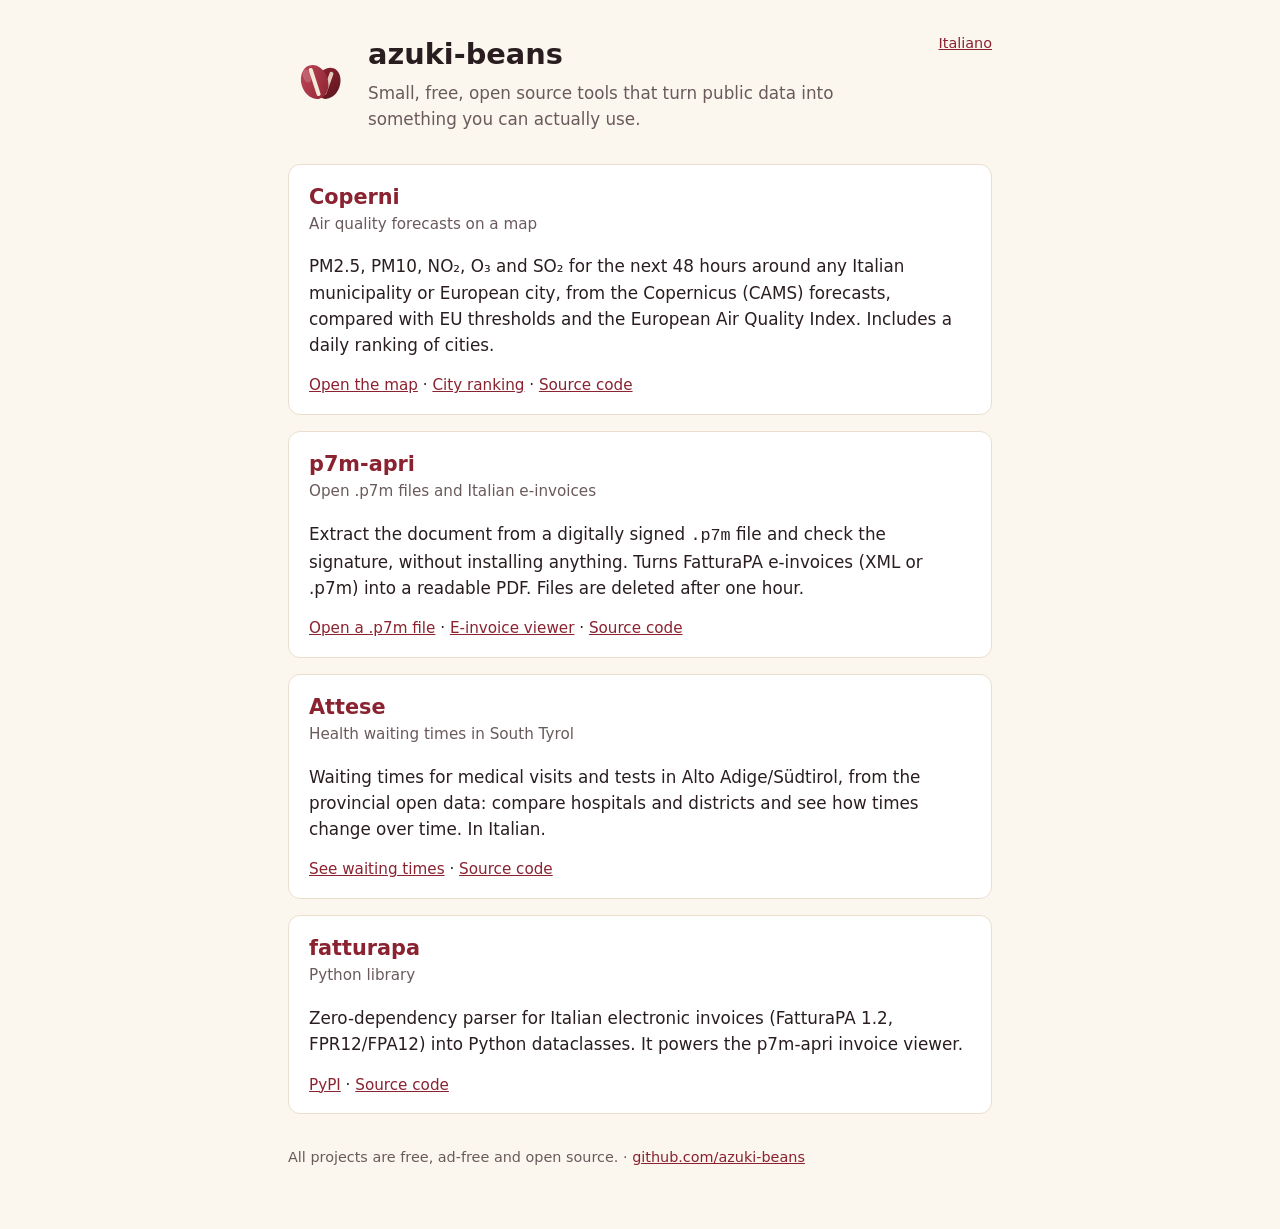
<file: index.html>
<!doctype html>
<html lang="en">
<head>
<meta charset="utf-8">
<meta name="viewport" content="width=device-width, initial-scale=1">
<title>azuki-beans — small open source tools for public data</title>
<meta name="description" content="azuki-beans makes small, free, open source web tools that turn public data into something useful: air quality forecasts across Europe, .p7m signed files and Italian e-invoices, waiting times in South Tyrol.">
<link rel="canonical" href="https://azukibeans.dev/">
<link rel="alternate" hreflang="en" href="https://azukibeans.dev/">
<link rel="alternate" hreflang="it" href="https://azukibeans.dev/it/">
<link rel="alternate" hreflang="x-default" href="https://azukibeans.dev/">
<link rel="icon" href="/favicon.svg" type="image/svg+xml">
<meta property="og:type" content="website">
<meta property="og:title" content="azuki-beans — small open source tools for public data">
<meta property="og:description" content="Free, open source web tools: air quality forecasts, .p7m files and e-invoices, health waiting times.">
<meta property="og:url" content="https://azukibeans.dev/">
<link rel="stylesheet" href="/style.css">
<script type="application/ld+json">
{
  "@context": "https://schema.org",
  "@graph": [
    {
      "@type": "Organization",
      "@id": "https://azukibeans.dev/#org",
      "name": "azuki-beans",
      "url": "https://azukibeans.dev/",
      "logo": "https://azukibeans.dev/azuki-beans-mark.svg",
      "sameAs": ["https://github.com/azuki-beans"]
    },
    {
      "@type": "WebApplication",
      "name": "Coperni",
      "url": "https://coperni.azukibeans.dev/",
      "description": "Air quality forecasts from Copernicus CAMS on a map, for Italian municipalities and European cities.",
      "applicationCategory": "UtilitiesApplication",
      "operatingSystem": "Any",
      "isAccessibleForFree": true,
      "publisher": {"@id": "https://azukibeans.dev/#org"}
    },
    {
      "@type": "WebApplication",
      "name": "p7m-apri",
      "url": "https://p7m.azukibeans.dev/",
      "description": "Open .p7m digitally signed files online, extract the document and verify the signature. Italian e-invoice (FatturaPA) viewer.",
      "applicationCategory": "UtilitiesApplication",
      "operatingSystem": "Any",
      "isAccessibleForFree": true,
      "publisher": {"@id": "https://azukibeans.dev/#org"}
    },
    {
      "@type": "WebApplication",
      "name": "Attese",
      "url": "https://attese.azukibeans.dev/",
      "description": "Waiting times for medical visits and tests in South Tyrol (Alto Adige), from the provincial open data.",
      "applicationCategory": "HealthApplication",
      "operatingSystem": "Any",
      "isAccessibleForFree": true,
      "publisher": {"@id": "https://azukibeans.dev/#org"}
    },
    {
      "@type": "SoftwareSourceCode",
      "name": "fatturapa",
      "codeRepository": "https://github.com/azuki-beans/fatturapa",
      "programmingLanguage": "Python",
      "description": "Zero-dependency Python parser for Italian electronic invoices (FatturaPA 1.2).",
      "publisher": {"@id": "https://azukibeans.dev/#org"}
    }
  ]
}
</script>
</head>
<body>
<header>
  <img src="/azuki-beans-mark.svg" alt="" width="64" height="64">
  <div>
    <h1>azuki-beans</h1>
    <p>Small, free, open source tools that turn public data into something you can actually use.</p>
  </div>
  <a class="lingua" href="/it/" hreflang="it" lang="it">Italiano</a>
</header>

<main>
  <article class="progetto">
    <h2><a href="https://coperni.azukibeans.dev/">Coperni</a></h2>
    <p class="sotto">Air quality forecasts on a map</p>
    <p>PM2.5, PM10, NO₂, O₃ and SO₂ for the next 48 hours around any Italian municipality or
      European city, from the Copernicus (CAMS) forecasts, compared with EU thresholds and the
      European Air Quality Index. Includes a daily ranking of cities.</p>
    <p class="link">
      <a href="https://coperni.azukibeans.dev/">Open the map</a> ·
      <a href="https://coperni.azukibeans.dev/places/classifica/">City ranking</a> ·
      <a href="https://github.com/azuki-beans/coperni">Source code</a>
    </p>
  </article>

  <article class="progetto">
    <h2><a href="https://p7m.azukibeans.dev/">p7m-apri</a></h2>
    <p class="sotto">Open .p7m files and Italian e-invoices</p>
    <p>Extract the document from a digitally signed <code>.p7m</code> file and check the
      signature, without installing anything. Turns FatturaPA e-invoices (XML or .p7m) into a
      readable PDF. Files are deleted after one hour.</p>
    <p class="link">
      <a href="https://p7m.azukibeans.dev/">Open a .p7m file</a> ·
      <a href="https://p7m.azukibeans.dev/fatture/">E-invoice viewer</a> ·
      <a href="https://github.com/azuki-beans/p7m-apri">Source code</a>
    </p>
  </article>

  <article class="progetto">
    <h2><a href="https://attese.azukibeans.dev/">Attese</a></h2>
    <p class="sotto">Health waiting times in South Tyrol</p>
    <p>Waiting times for medical visits and tests in Alto Adige/Südtirol, from the provincial open
      data: compare hospitals and districts and see how times change over time. In Italian.</p>
    <p class="link">
      <a href="https://attese.azukibeans.dev/">See waiting times</a> ·
      <a href="https://github.com/azuki-beans/attese">Source code</a>
    </p>
  </article>

  <article class="progetto">
    <h2><a href="https://github.com/azuki-beans/fatturapa">fatturapa</a></h2>
    <p class="sotto">Python library</p>
    <p>Zero-dependency parser for Italian electronic invoices (FatturaPA 1.2, FPR12/FPA12) into
      Python dataclasses. It powers the p7m-apri invoice viewer.</p>
    <p class="link">
      <a href="https://pypi.org/project/fatturapa/">PyPI</a> ·
      <a href="https://github.com/azuki-beans/fatturapa">Source code</a>
    </p>
  </article>
</main>

<footer>
  <p>All projects are free, ad-free and open source. ·
    <a href="https://github.com/azuki-beans">github.com/azuki-beans</a></p>
</footer>
</body>
</html>
</file>
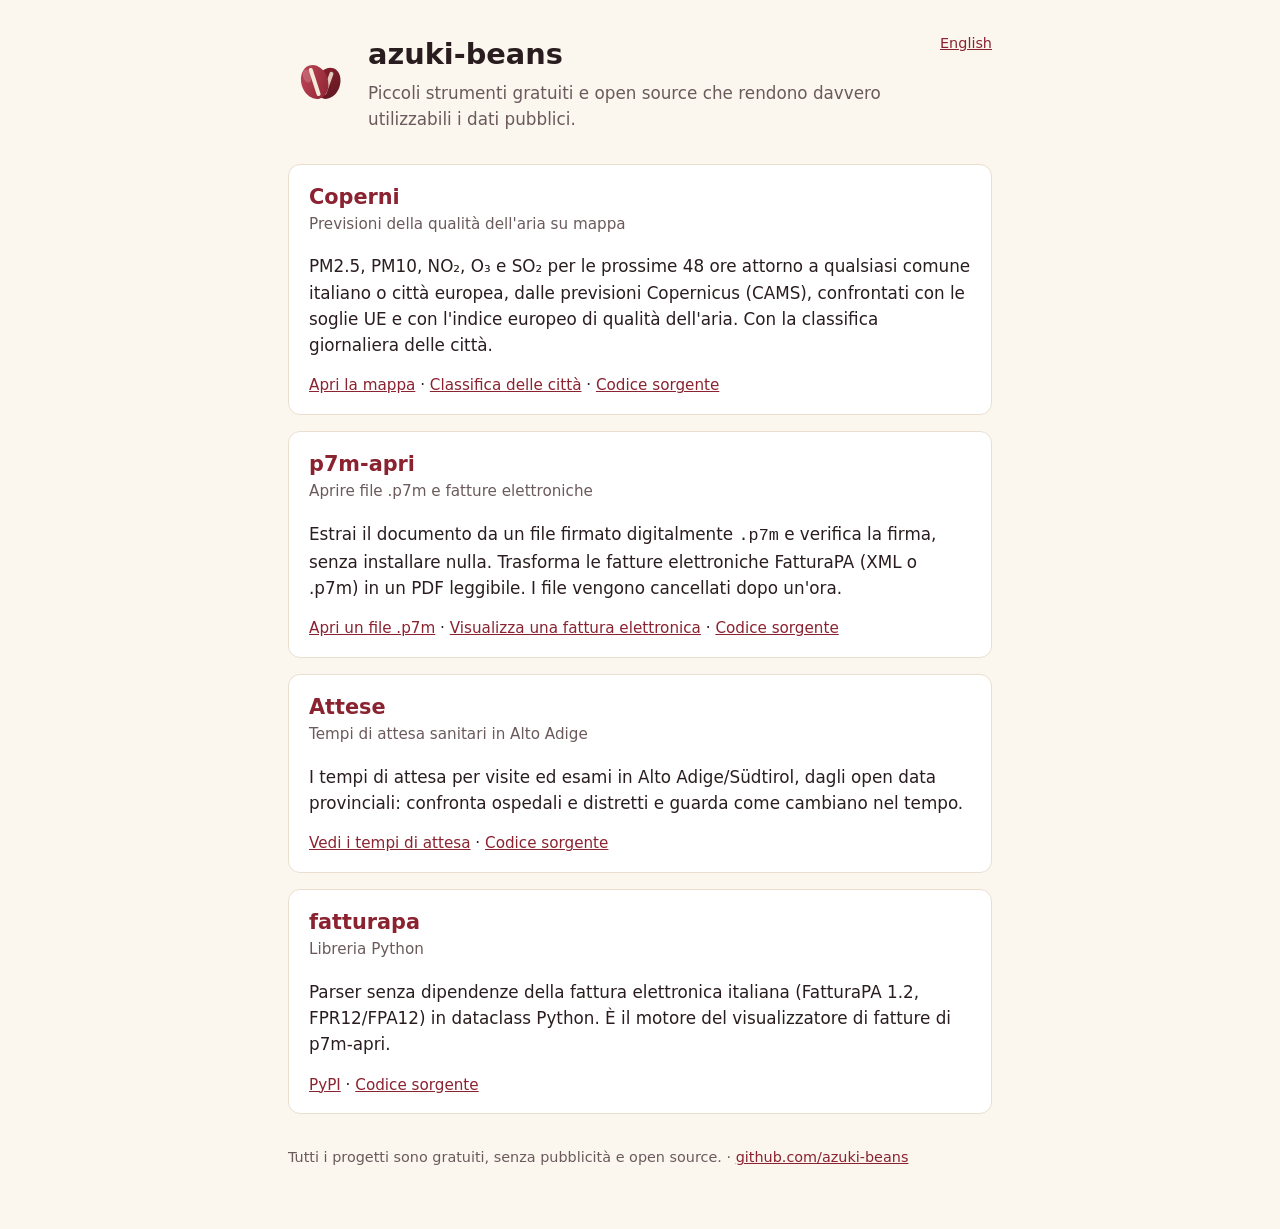
<file: it/index.html>
<!doctype html>
<html lang="it">
<head>
<meta charset="utf-8">
<meta name="viewport" content="width=device-width, initial-scale=1">
<title>azuki-beans — piccoli strumenti open source sui dati pubblici</title>
<meta name="description" content="azuki-beans realizza piccoli strumenti web gratuiti e open source che rendono utili i dati pubblici: previsioni della qualità dell'aria, file .p7m firmati e fatture elettroniche, tempi di attesa sanitari in Alto Adige.">
<link rel="canonical" href="https://azukibeans.dev/it/">
<link rel="alternate" hreflang="en" href="https://azukibeans.dev/">
<link rel="alternate" hreflang="it" href="https://azukibeans.dev/it/">
<link rel="alternate" hreflang="x-default" href="https://azukibeans.dev/">
<link rel="icon" href="/favicon.svg" type="image/svg+xml">
<meta property="og:type" content="website">
<meta property="og:locale" content="it_IT">
<meta property="og:title" content="azuki-beans — piccoli strumenti open source sui dati pubblici">
<meta property="og:description" content="Strumenti web gratuiti e open source: qualità dell'aria, file .p7m e fatture elettroniche, tempi di attesa sanitari.">
<meta property="og:url" content="https://azukibeans.dev/it/">
<link rel="stylesheet" href="/style.css">
<script type="application/ld+json">
{
  "@context": "https://schema.org",
  "@type": "Organization",
  "@id": "https://azukibeans.dev/#org",
  "name": "azuki-beans",
  "url": "https://azukibeans.dev/",
  "logo": "https://azukibeans.dev/azuki-beans-mark.svg",
  "sameAs": ["https://github.com/azuki-beans"]
}
</script>
</head>
<body>
<header>
  <img src="/azuki-beans-mark.svg" alt="" width="64" height="64">
  <div>
    <h1>azuki-beans</h1>
    <p>Piccoli strumenti gratuiti e open source che rendono davvero utilizzabili i dati pubblici.</p>
  </div>
  <a class="lingua" href="/" hreflang="en" lang="en">English</a>
</header>

<main>
  <article class="progetto">
    <h2><a href="https://coperni.azukibeans.dev/it/places/">Coperni</a></h2>
    <p class="sotto">Previsioni della qualità dell'aria su mappa</p>
    <p>PM2.5, PM10, NO₂, O₃ e SO₂ per le prossime 48 ore attorno a qualsiasi comune italiano o
      città europea, dalle previsioni Copernicus (CAMS), confrontati con le soglie UE e con
      l'indice europeo di qualità dell'aria. Con la classifica giornaliera delle città.</p>
    <p class="link">
      <a href="https://coperni.azukibeans.dev/it/places/">Apri la mappa</a> ·
      <a href="https://coperni.azukibeans.dev/it/places/classifica/">Classifica delle città</a> ·
      <a href="https://github.com/azuki-beans/coperni">Codice sorgente</a>
    </p>
  </article>

  <article class="progetto">
    <h2><a href="https://p7m.azukibeans.dev/">p7m-apri</a></h2>
    <p class="sotto">Aprire file .p7m e fatture elettroniche</p>
    <p>Estrai il documento da un file firmato digitalmente <code>.p7m</code> e verifica la firma,
      senza installare nulla. Trasforma le fatture elettroniche FatturaPA (XML o .p7m) in un PDF
      leggibile. I file vengono cancellati dopo un'ora.</p>
    <p class="link">
      <a href="https://p7m.azukibeans.dev/">Apri un file .p7m</a> ·
      <a href="https://p7m.azukibeans.dev/fatture/">Visualizza una fattura elettronica</a> ·
      <a href="https://github.com/azuki-beans/p7m-apri">Codice sorgente</a>
    </p>
  </article>

  <article class="progetto">
    <h2><a href="https://attese.azukibeans.dev/">Attese</a></h2>
    <p class="sotto">Tempi di attesa sanitari in Alto Adige</p>
    <p>I tempi di attesa per visite ed esami in Alto Adige/Südtirol, dagli open data provinciali:
      confronta ospedali e distretti e guarda come cambiano nel tempo.</p>
    <p class="link">
      <a href="https://attese.azukibeans.dev/">Vedi i tempi di attesa</a> ·
      <a href="https://github.com/azuki-beans/attese">Codice sorgente</a>
    </p>
  </article>

  <article class="progetto">
    <h2><a href="https://github.com/azuki-beans/fatturapa">fatturapa</a></h2>
    <p class="sotto">Libreria Python</p>
    <p>Parser senza dipendenze della fattura elettronica italiana (FatturaPA 1.2, FPR12/FPA12)
      in dataclass Python. È il motore del visualizzatore di fatture di p7m-apri.</p>
    <p class="link">
      <a href="https://pypi.org/project/fatturapa/">PyPI</a> ·
      <a href="https://github.com/azuki-beans/fatturapa">Codice sorgente</a>
    </p>
  </article>
</main>

<footer>
  <p>Tutti i progetti sono gratuiti, senza pubblicità e open source. ·
    <a href="https://github.com/azuki-beans">github.com/azuki-beans</a></p>
</footer>
</body>
</html>
</file>
<file: style.css>
:root {
  --sfondo: #fbf6ee;
  --testo: #2a1d1f;
  --tenue: #6b5a5c;
  --accento: #8a2230;
  --carta: #ffffff;
  --bordo: #eadfcf;
  color-scheme: light dark;
}
@media (prefers-color-scheme: dark) {
  :root {
    --sfondo: #1c1517;
    --testo: #f2e9e0;
    --tenue: #b9a9a6;
    --accento: #e48a97;
    --carta: #261d20;
    --bordo: #3a2d30;
  }
}
* { box-sizing: border-box; }
body {
  margin: 0 auto;
  max-width: 46rem;
  padding: 2rem 1rem 3rem;
  font: 1.05rem/1.55 system-ui, -apple-system, "Segoe UI", sans-serif;
  background: var(--sfondo);
  color: var(--testo);
}
a { color: var(--accento); }
header { display: flex; gap: 1rem; align-items: center; margin-bottom: 2rem; }
header img { flex: none; }
header h1 { margin: 0; font-size: 1.8rem; }
header p { margin: .2rem 0 0; color: var(--tenue); }
.lingua { margin-left: auto; align-self: flex-start; font-size: .9rem; }
.progetto {
  background: var(--carta);
  border: 1px solid var(--bordo);
  border-radius: 12px;
  padding: 1rem 1.25rem;
  margin-bottom: 1rem;
}
.progetto h2 { margin: 0; font-size: 1.3rem; }
.progetto h2 a { text-decoration: none; }
.sotto { margin: 0 0 .5rem; color: var(--tenue); font-size: .95rem; }
.link { margin-bottom: 0; font-size: .95rem; }
footer { margin-top: 2rem; color: var(--tenue); font-size: .9rem; }
@media (max-width: 30rem) {
  header { flex-wrap: wrap; }
  header img { width: 48px; height: 48px; }
}
</file>
